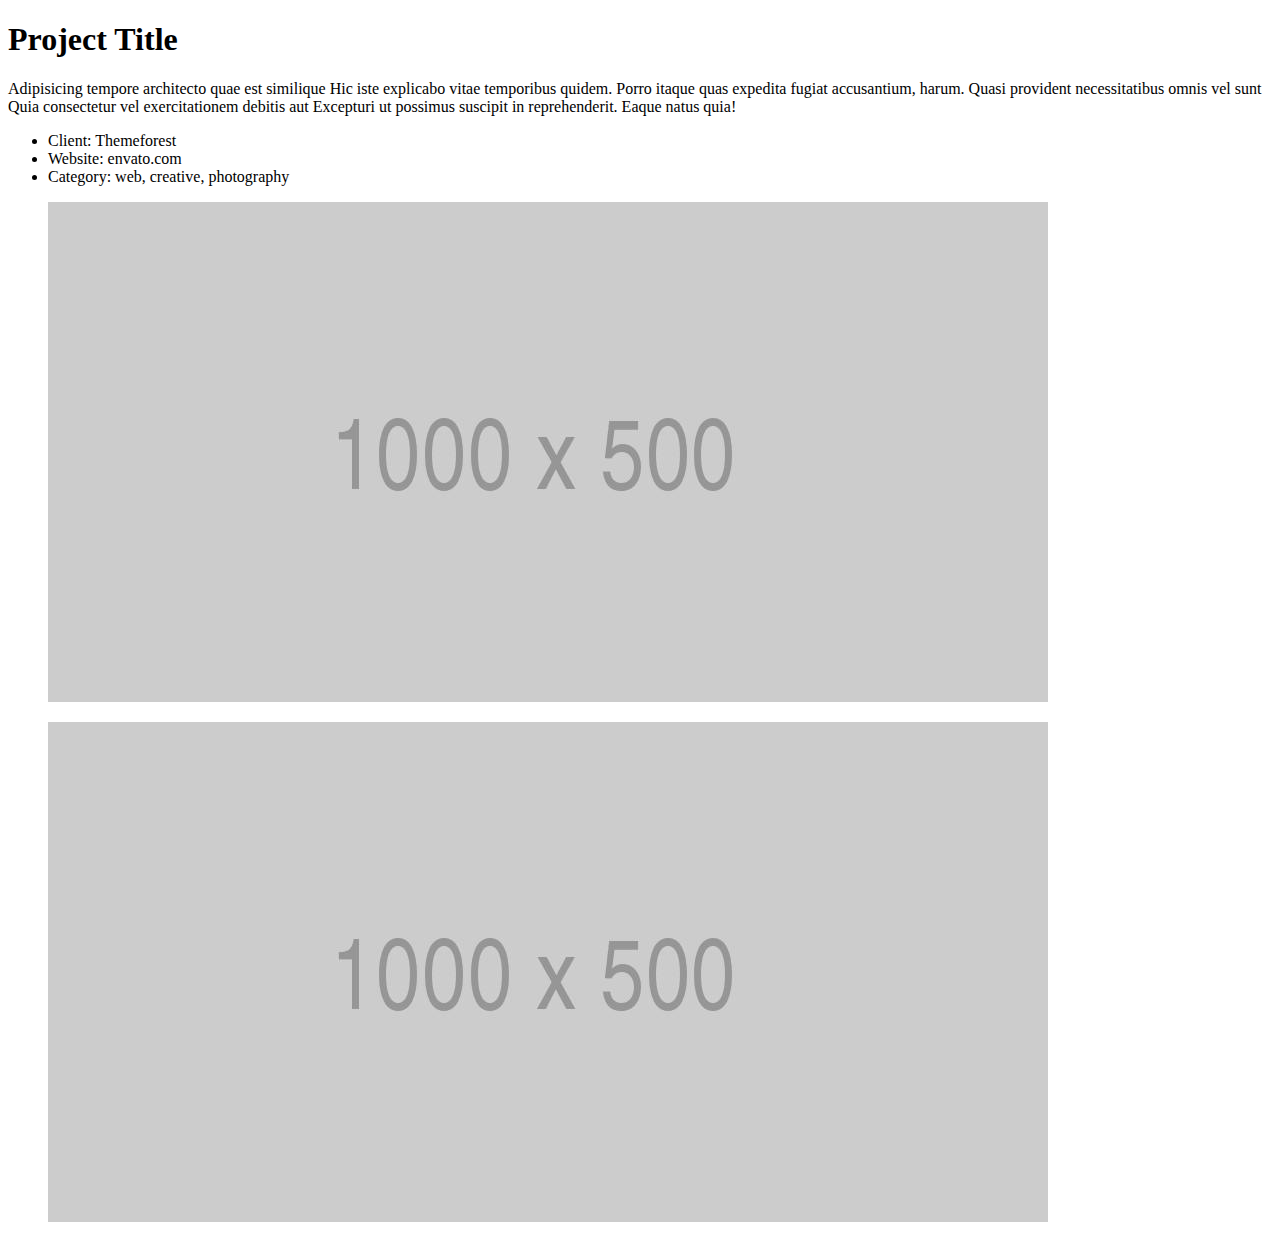
<file: single-work.html>
<!doctype html>
<html lang="en">
    <head>
        <meta charset="UTF-8">
        <title>Single Ajax Portfolio</title>
    </head>
    <body>
        <div class="single-work">
            <div class="container">
                <div class="row text-center">
                    <div class="col-md-10 offset-md-1 mb-40">
                        <h1 class="title mb-30">Project Title</h1>
                        <p class="mb-30">Adipisicing tempore architecto quae est similique Hic iste explicabo vitae temporibus quidem. Porro itaque quas expedita fugiat accusantium, harum. Quasi provident necessitatibus omnis vel sunt Quia consectetur vel exercitationem debitis aut Excepturi ut possimus suscipit in reprehenderit. Eaque natus quia!  </p>
                        <ul class="information">
                            <li><span class="title">Client:</span> Themeforest</li>
                            <li><span class="title">Website:</span> envato.com</li>
                            <li><span class="title">Category:</span> web, creative, photography</li>
                        </ul>

                        <figure class="mt-30"><img src="img/single-work/img-1.jpg" alt=""></figure>
                        <figure class="mt-30"><img src="img/single-work/img-2.jpg" alt=""></figure>

                    </div>
                </div>
            </div>
        </div>
    </body>
</html>
</file>
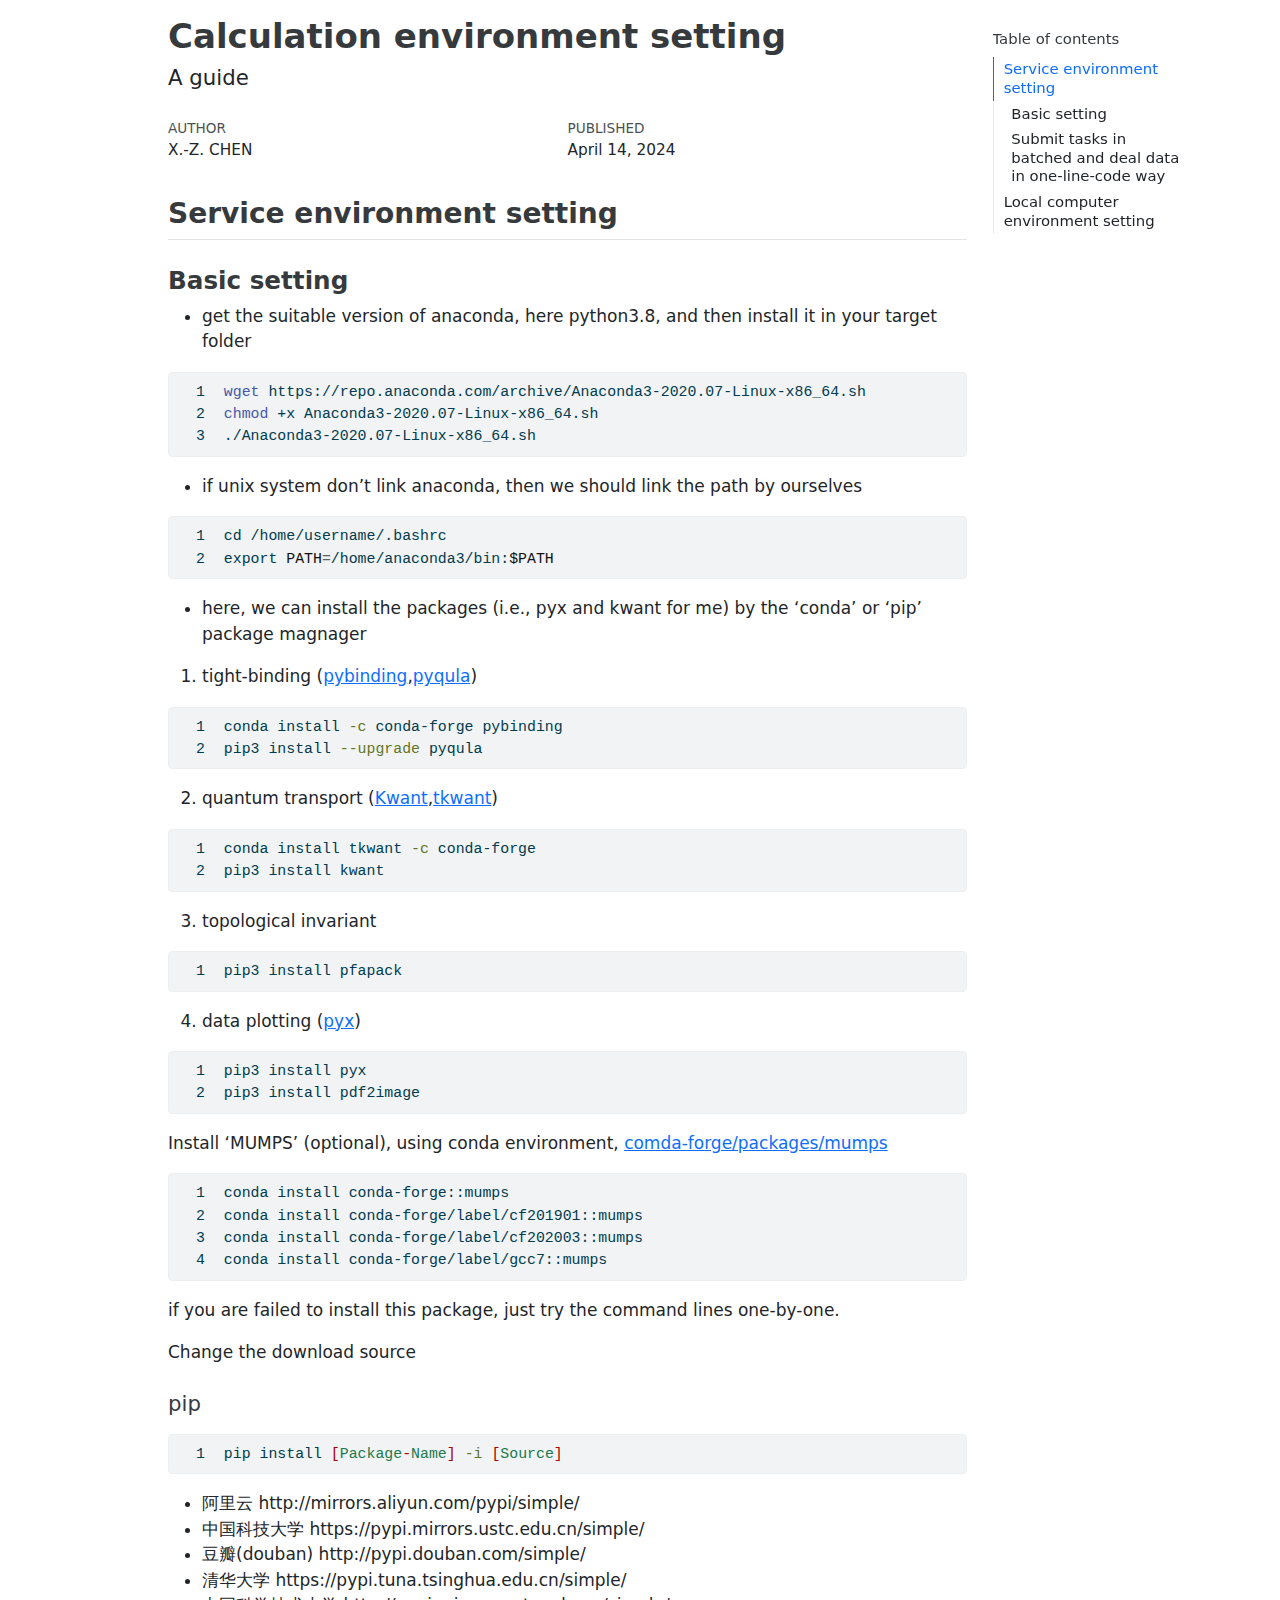
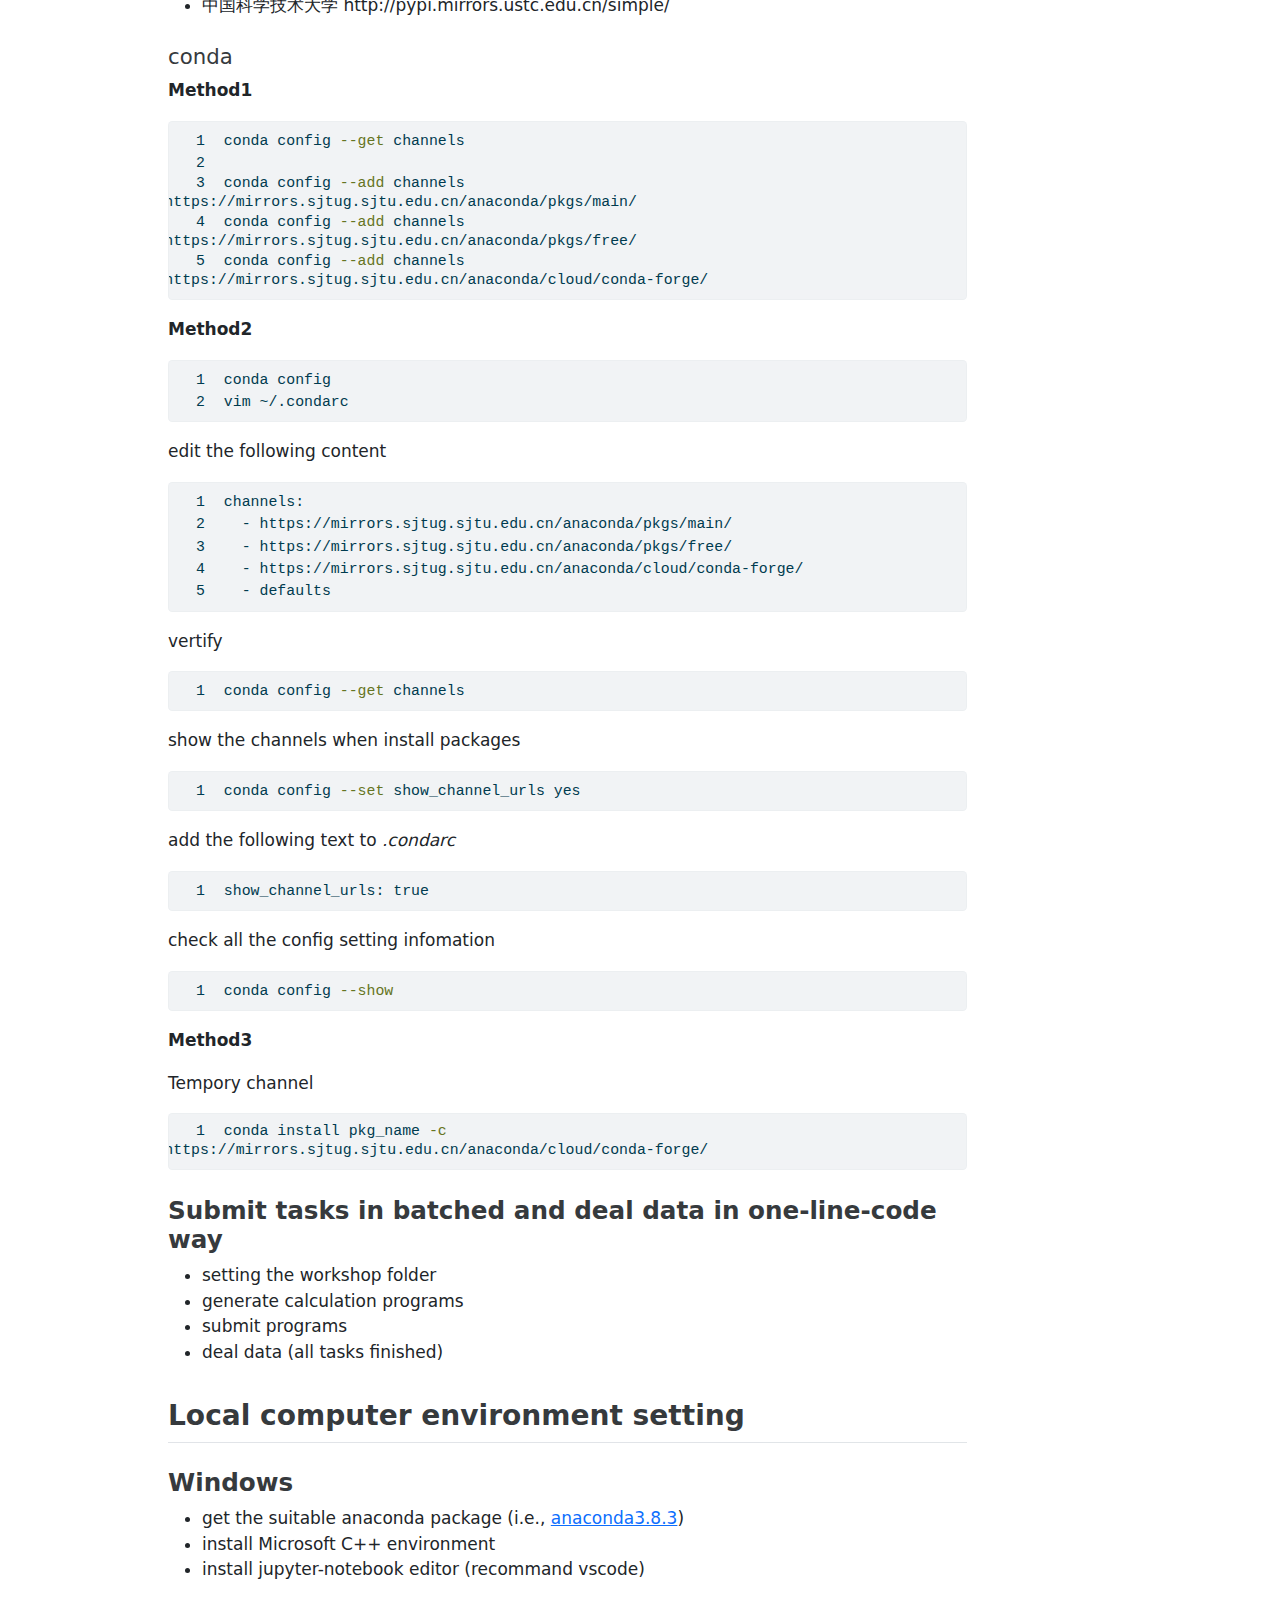
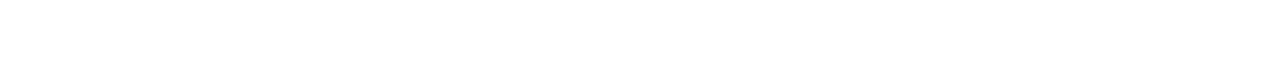
<file: attaches/documents/XCservice_setting.html>
<!DOCTYPE html>
<html xmlns="http://www.w3.org/1999/xhtml" lang="en" xml:lang="en"><head>

<meta charset="utf-8">
<meta name="generator" content="quarto-1.3.450">

<meta name="viewport" content="width=device-width, initial-scale=1.0, user-scalable=yes">

<meta name="author" content="X.-Z. CHEN">
<meta name="dcterms.date" content="2024-04-14">

<title>Calculation environment setting</title>
<style>
code{white-space: pre-wrap;}
span.smallcaps{font-variant: small-caps;}
div.columns{display: flex; gap: min(4vw, 1.5em);}
div.column{flex: auto; overflow-x: auto;}
div.hanging-indent{margin-left: 1.5em; text-indent: -1.5em;}
ul.task-list{list-style: none;}
ul.task-list li input[type="checkbox"] {
  width: 0.8em;
  margin: 0 0.8em 0.2em -1em; /* quarto-specific, see https://github.com/quarto-dev/quarto-cli/issues/4556 */ 
  vertical-align: middle;
}
/* CSS for syntax highlighting */
pre > code.sourceCode { white-space: pre; position: relative; }
pre > code.sourceCode > span { display: inline-block; line-height: 1.25; }
pre > code.sourceCode > span:empty { height: 1.2em; }
.sourceCode { overflow: visible; }
code.sourceCode > span { color: inherit; text-decoration: inherit; }
div.sourceCode { margin: 1em 0; }
pre.sourceCode { margin: 0; }
@media screen {
div.sourceCode { overflow: auto; }
}
@media print {
pre > code.sourceCode { white-space: pre-wrap; }
pre > code.sourceCode > span { text-indent: -5em; padding-left: 5em; }
}
pre.numberSource code
  { counter-reset: source-line 0; }
pre.numberSource code > span
  { position: relative; left: -4em; counter-increment: source-line; }
pre.numberSource code > span > a:first-child::before
  { content: counter(source-line);
    position: relative; left: -1em; text-align: right; vertical-align: baseline;
    border: none; display: inline-block;
    -webkit-touch-callout: none; -webkit-user-select: none;
    -khtml-user-select: none; -moz-user-select: none;
    -ms-user-select: none; user-select: none;
    padding: 0 4px; width: 4em;
  }
pre.numberSource { margin-left: 3em;  padding-left: 4px; }
div.sourceCode
  {   }
@media screen {
pre > code.sourceCode > span > a:first-child::before { text-decoration: underline; }
}
</style>


<script src="XCservice_setting_files/libs/clipboard/clipboard.min.js"></script>
<script src="XCservice_setting_files/libs/quarto-html/quarto.js"></script>
<script src="XCservice_setting_files/libs/quarto-html/popper.min.js"></script>
<script src="XCservice_setting_files/libs/quarto-html/tippy.umd.min.js"></script>
<script src="XCservice_setting_files/libs/quarto-html/anchor.min.js"></script>
<link href="XCservice_setting_files/libs/quarto-html/tippy.css" rel="stylesheet">
<link href="XCservice_setting_files/libs/quarto-html/quarto-syntax-highlighting.css" rel="stylesheet" id="quarto-text-highlighting-styles">
<script src="XCservice_setting_files/libs/bootstrap/bootstrap.min.js"></script>
<link href="XCservice_setting_files/libs/bootstrap/bootstrap-icons.css" rel="stylesheet">
<link href="XCservice_setting_files/libs/bootstrap/bootstrap.min.css" rel="stylesheet" id="quarto-bootstrap" data-mode="light">


</head>

<body>

<div id="quarto-content" class="page-columns page-rows-contents page-layout-article">
<div id="quarto-margin-sidebar" class="sidebar margin-sidebar">
  <nav id="TOC" role="doc-toc" class="toc-active">
    <h2 id="toc-title">Table of contents</h2>
   
  <ul>
  <li><a href="#service-environment-setting" id="toc-service-environment-setting" class="nav-link active" data-scroll-target="#service-environment-setting">Service environment setting</a>
  <ul class="collapse">
  <li><a href="#basic-setting" id="toc-basic-setting" class="nav-link" data-scroll-target="#basic-setting">Basic setting</a></li>
  <li><a href="#submit-tasks-in-batched-and-deal-data-in-one-line-code-way" id="toc-submit-tasks-in-batched-and-deal-data-in-one-line-code-way" class="nav-link" data-scroll-target="#submit-tasks-in-batched-and-deal-data-in-one-line-code-way">Submit tasks in batched and deal data in one-line-code way</a></li>
  </ul></li>
  <li><a href="#local-computer-environment-setting" id="toc-local-computer-environment-setting" class="nav-link" data-scroll-target="#local-computer-environment-setting">Local computer environment setting</a>
  <ul class="collapse">
  <li><a href="#windows" id="toc-windows" class="nav-link" data-scroll-target="#windows">Windows</a></li>
  </ul></li>
  </ul>
</nav>
</div>
<main class="content" id="quarto-document-content">

<header id="title-block-header" class="quarto-title-block default">
<div class="quarto-title">
<h1 class="title">Calculation environment setting</h1>
<p class="subtitle lead">A guide</p>
</div>



<div class="quarto-title-meta">

    <div>
    <div class="quarto-title-meta-heading">Author</div>
    <div class="quarto-title-meta-contents">
             <p>X.-Z. CHEN </p>
          </div>
  </div>
    
    <div>
    <div class="quarto-title-meta-heading">Published</div>
    <div class="quarto-title-meta-contents">
      <p class="date">April 14, 2024</p>
    </div>
  </div>
  
    
  </div>
  

</header>

<section id="service-environment-setting" class="level2">
<h2 class="anchored" data-anchor-id="service-environment-setting">Service environment setting</h2>
<section id="basic-setting" class="level3">
<h3 class="anchored" data-anchor-id="basic-setting">Basic setting</h3>
<ul>
<li>get the suitable version of anaconda, here python3.8, and then install it in your target folder</li>
</ul>
<div class="sourceCode" id="cb1"><pre class="sourceCode numberSource bash number-lines code-with-copy"><code class="sourceCode bash"><span id="cb1-1"><a href="#cb1-1"></a><span class="fu">wget</span> https://repo.anaconda.com/archive/Anaconda3-2020.07-Linux-x86_64.sh</span>
<span id="cb1-2"><a href="#cb1-2"></a><span class="fu">chmod</span> +x Anaconda3-2020.07-Linux-x86_64.sh</span>
<span id="cb1-3"><a href="#cb1-3"></a><span class="ex">./Anaconda3-2020.07-Linux-x86_64.sh</span></span></code><button title="Copy to Clipboard" class="code-copy-button"><i class="bi"></i></button></pre></div>
<ul>
<li>if unix system don’t link anaconda, then we should link the path by ourselves</li>
</ul>
<div class="sourceCode" id="cb2"><pre class="sourceCode numberSource bash number-lines code-with-copy"><code class="sourceCode bash"><span id="cb2-1"><a href="#cb2-1"></a><span class="bu">cd</span> /home/username/.bashrc</span>
<span id="cb2-2"><a href="#cb2-2"></a><span class="bu">export</span> <span class="va">PATH</span><span class="op">=</span>/home/anaconda3/bin:<span class="va">$PATH</span></span></code><button title="Copy to Clipboard" class="code-copy-button"><i class="bi"></i></button></pre></div>
<ul>
<li>here, we can install the packages (i.e., pyx and kwant for me) by the ‘conda’ or ‘pip’ package magnager</li>
</ul>
<ol type="1">
<li>tight-binding (<a href="https://docs.pybinding.site/en/stable/install/index.html">pybinding</a>,<a href="https://github.com/joselado/pyqula">pyqula</a>)</li>
</ol>
<div class="sourceCode" id="cb3"><pre class="sourceCode numberSource bash number-lines code-with-copy"><code class="sourceCode bash"><span id="cb3-1"><a href="#cb3-1"></a><span class="ex">conda</span> install <span class="at">-c</span> conda-forge pybinding</span>
<span id="cb3-2"><a href="#cb3-2"></a><span class="ex">pip3</span> install <span class="at">--upgrade</span> pyqula</span></code><button title="Copy to Clipboard" class="code-copy-button"><i class="bi"></i></button></pre></div>
<ol start="2" type="1">
<li>quantum transport (<a href="https://kwant-project.org/install">Kwant</a>,<a href="https://tkwant.kwant-project.org/doc/dev/pre/installation.html">tkwant</a>)</li>
</ol>
<div class="sourceCode" id="cb4"><pre class="sourceCode numberSource bash number-lines code-with-copy"><code class="sourceCode bash"><span id="cb4-1"><a href="#cb4-1"></a><span class="ex">conda</span> install tkwant <span class="at">-c</span> conda-forge</span>
<span id="cb4-2"><a href="#cb4-2"></a><span class="ex">pip3</span> install kwant</span></code><button title="Copy to Clipboard" class="code-copy-button"><i class="bi"></i></button></pre></div>
<ol start="3" type="1">
<li>topological invariant</li>
</ol>
<div class="sourceCode" id="cb5"><pre class="sourceCode numberSource bash number-lines code-with-copy"><code class="sourceCode bash"><span id="cb5-1"><a href="#cb5-1"></a><span class="ex">pip3</span> install pfapack</span></code><button title="Copy to Clipboard" class="code-copy-button"><i class="bi"></i></button></pre></div>
<ol start="4" type="1">
<li>data plotting (<a href="https://pyx-project.org/examples/index.html">pyx</a>)</li>
</ol>
<div class="sourceCode" id="cb6"><pre class="sourceCode numberSource bash number-lines code-with-copy"><code class="sourceCode bash"><span id="cb6-1"><a href="#cb6-1"></a><span class="ex">pip3</span> install pyx</span>
<span id="cb6-2"><a href="#cb6-2"></a><span class="ex">pip3</span> install pdf2image</span></code><button title="Copy to Clipboard" class="code-copy-button"><i class="bi"></i></button></pre></div>
<p>Install ‘MUMPS’ (optional), using conda environment, <a href="https://anaconda.org/conda-forge/mumps">comda-forge/packages/mumps</a></p>
<div class="sourceCode" id="cb7"><pre class="sourceCode numberSource bash number-lines code-with-copy"><code class="sourceCode bash"><span id="cb7-1"><a href="#cb7-1"></a><span class="ex">conda</span> install conda-forge::mumps</span>
<span id="cb7-2"><a href="#cb7-2"></a><span class="ex">conda</span> install conda-forge/label/cf201901::mumps</span>
<span id="cb7-3"><a href="#cb7-3"></a><span class="ex">conda</span> install conda-forge/label/cf202003::mumps</span>
<span id="cb7-4"><a href="#cb7-4"></a><span class="ex">conda</span> install conda-forge/label/gcc7::mumps</span></code><button title="Copy to Clipboard" class="code-copy-button"><i class="bi"></i></button></pre></div>
<p>if you are failed to install this package, just try the command lines one-by-one.</p>
<p>Change the download source</p>
<section id="pip" class="level4">
<h4 class="anchored" data-anchor-id="pip">pip</h4>
<div class="sourceCode" id="cb8"><pre class="sourceCode numberSource bash number-lines code-with-copy"><code class="sourceCode bash"><span id="cb8-1"><a href="#cb8-1"></a><span class="ex">pip</span> install <span class="pp">[</span><span class="ss">Package</span><span class="pp">-</span><span class="ss">Name</span><span class="pp">]</span> <span class="at">-i</span> <span class="pp">[</span><span class="ss">Source</span><span class="pp">]</span> </span></code><button title="Copy to Clipboard" class="code-copy-button"><i class="bi"></i></button></pre></div>
<ul>
<li>阿里云 http://mirrors.aliyun.com/pypi/simple/</li>
<li>中国科技大学 https://pypi.mirrors.ustc.edu.cn/simple/</li>
<li>豆瓣(douban) http://pypi.douban.com/simple/</li>
<li>清华大学 https://pypi.tuna.tsinghua.edu.cn/simple/</li>
<li>中国科学技术大学 http://pypi.mirrors.ustc.edu.cn/simple/</li>
</ul>
</section>
<section id="conda" class="level4">
<h4 class="anchored" data-anchor-id="conda">conda</h4>
<p><strong>Method1</strong></p>
<div class="sourceCode" id="cb9"><pre class="sourceCode numberSource bash number-lines code-with-copy"><code class="sourceCode bash"><span id="cb9-1"><a href="#cb9-1"></a><span class="ex">conda</span> config <span class="at">--get</span> channels</span>
<span id="cb9-2"><a href="#cb9-2"></a></span>
<span id="cb9-3"><a href="#cb9-3"></a><span class="ex">conda</span> config <span class="at">--add</span> channels https://mirrors.sjtug.sjtu.edu.cn/anaconda/pkgs/main/</span>
<span id="cb9-4"><a href="#cb9-4"></a><span class="ex">conda</span> config <span class="at">--add</span> channels https://mirrors.sjtug.sjtu.edu.cn/anaconda/pkgs/free/</span>
<span id="cb9-5"><a href="#cb9-5"></a><span class="ex">conda</span> config <span class="at">--add</span> channels https://mirrors.sjtug.sjtu.edu.cn/anaconda/cloud/conda-forge/</span></code><button title="Copy to Clipboard" class="code-copy-button"><i class="bi"></i></button></pre></div>
<p><strong>Method2</strong></p>
<div class="sourceCode" id="cb10"><pre class="sourceCode numberSource bash number-lines code-with-copy"><code class="sourceCode bash"><span id="cb10-1"><a href="#cb10-1"></a><span class="ex">conda</span> config</span>
<span id="cb10-2"><a href="#cb10-2"></a><span class="ex">vim</span> ~/.condarc</span></code><button title="Copy to Clipboard" class="code-copy-button"><i class="bi"></i></button></pre></div>
<p>edit the following content</p>
<div class="sourceCode" id="cb11"><pre class="sourceCode numberSource bash number-lines code-with-copy"><code class="sourceCode bash"><span id="cb11-1"><a href="#cb11-1"></a><span class="ex">channels:</span></span>
<span id="cb11-2"><a href="#cb11-2"></a>  <span class="ex">-</span> https://mirrors.sjtug.sjtu.edu.cn/anaconda/pkgs/main/</span>
<span id="cb11-3"><a href="#cb11-3"></a>  <span class="ex">-</span> https://mirrors.sjtug.sjtu.edu.cn/anaconda/pkgs/free/</span>
<span id="cb11-4"><a href="#cb11-4"></a>  <span class="ex">-</span> https://mirrors.sjtug.sjtu.edu.cn/anaconda/cloud/conda-forge/</span>
<span id="cb11-5"><a href="#cb11-5"></a>  <span class="ex">-</span> defaults</span></code><button title="Copy to Clipboard" class="code-copy-button"><i class="bi"></i></button></pre></div>
<p>vertify</p>
<div class="sourceCode" id="cb12"><pre class="sourceCode numberSource bash number-lines code-with-copy"><code class="sourceCode bash"><span id="cb12-1"><a href="#cb12-1"></a><span class="ex">conda</span> config <span class="at">--get</span> channels</span></code><button title="Copy to Clipboard" class="code-copy-button"><i class="bi"></i></button></pre></div>
<p>show the channels when install packages</p>
<div class="sourceCode" id="cb13"><pre class="sourceCode numberSource bash number-lines code-with-copy"><code class="sourceCode bash"><span id="cb13-1"><a href="#cb13-1"></a><span class="ex">conda</span> config <span class="at">--set</span> show_channel_urls yes</span></code><button title="Copy to Clipboard" class="code-copy-button"><i class="bi"></i></button></pre></div>
<p>add the following text to <em>.condarc</em></p>
<div class="sourceCode" id="cb14"><pre class="sourceCode numberSource bash number-lines code-with-copy"><code class="sourceCode bash"><span id="cb14-1"><a href="#cb14-1"></a><span class="ex">show_channel_urls:</span> true</span></code><button title="Copy to Clipboard" class="code-copy-button"><i class="bi"></i></button></pre></div>
<p>check all the config setting infomation</p>
<div class="sourceCode" id="cb15"><pre class="sourceCode numberSource bash number-lines code-with-copy"><code class="sourceCode bash"><span id="cb15-1"><a href="#cb15-1"></a><span class="ex">conda</span> config <span class="at">--show</span></span></code><button title="Copy to Clipboard" class="code-copy-button"><i class="bi"></i></button></pre></div>
<p><strong>Method3</strong></p>
<p>Tempory channel</p>
<div class="sourceCode" id="cb16"><pre class="sourceCode numberSource bash number-lines code-with-copy"><code class="sourceCode bash"><span id="cb16-1"><a href="#cb16-1"></a><span class="ex">conda</span> install pkg_name <span class="at">-c</span> https://mirrors.sjtug.sjtu.edu.cn/anaconda/cloud/conda-forge/</span></code><button title="Copy to Clipboard" class="code-copy-button"><i class="bi"></i></button></pre></div>
</section>
</section>
<section id="submit-tasks-in-batched-and-deal-data-in-one-line-code-way" class="level3">
<h3 class="anchored" data-anchor-id="submit-tasks-in-batched-and-deal-data-in-one-line-code-way">Submit tasks in batched and deal data in one-line-code way</h3>
<ul>
<li>setting the workshop folder</li>
<li>generate calculation programs</li>
<li>submit programs</li>
<li>deal data (all tasks finished)</li>
</ul>
</section>
</section>
<section id="local-computer-environment-setting" class="level2">
<h2 class="anchored" data-anchor-id="local-computer-environment-setting">Local computer environment setting</h2>
<section id="windows" class="level3">
<h3 class="anchored" data-anchor-id="windows">Windows</h3>
<ul>
<li>get the suitable anaconda package (i.e., <a href="https://repo.anaconda.com/archive/Anaconda3-2020.07-Linux-x86_64.sh">anaconda3.8.3</a>)</li>
<li>install Microsoft C++ environment</li>
<li>install jupyter-notebook editor (recommand vscode)</li>
</ul>
</section>
</section>

</main>
<!-- /main column -->
<script id="quarto-html-after-body" type="application/javascript">
window.document.addEventListener("DOMContentLoaded", function (event) {
  const toggleBodyColorMode = (bsSheetEl) => {
    const mode = bsSheetEl.getAttribute("data-mode");
    const bodyEl = window.document.querySelector("body");
    if (mode === "dark") {
      bodyEl.classList.add("quarto-dark");
      bodyEl.classList.remove("quarto-light");
    } else {
      bodyEl.classList.add("quarto-light");
      bodyEl.classList.remove("quarto-dark");
    }
  }
  const toggleBodyColorPrimary = () => {
    const bsSheetEl = window.document.querySelector("link#quarto-bootstrap");
    if (bsSheetEl) {
      toggleBodyColorMode(bsSheetEl);
    }
  }
  toggleBodyColorPrimary();  
  const icon = "";
  const anchorJS = new window.AnchorJS();
  anchorJS.options = {
    placement: 'right',
    icon: icon
  };
  anchorJS.add('.anchored');
  const isCodeAnnotation = (el) => {
    for (const clz of el.classList) {
      if (clz.startsWith('code-annotation-')) {                     
        return true;
      }
    }
    return false;
  }
  const clipboard = new window.ClipboardJS('.code-copy-button', {
    text: function(trigger) {
      const codeEl = trigger.previousElementSibling.cloneNode(true);
      for (const childEl of codeEl.children) {
        if (isCodeAnnotation(childEl)) {
          childEl.remove();
        }
      }
      return codeEl.innerText;
    }
  });
  clipboard.on('success', function(e) {
    // button target
    const button = e.trigger;
    // don't keep focus
    button.blur();
    // flash "checked"
    button.classList.add('code-copy-button-checked');
    var currentTitle = button.getAttribute("title");
    button.setAttribute("title", "Copied!");
    let tooltip;
    if (window.bootstrap) {
      button.setAttribute("data-bs-toggle", "tooltip");
      button.setAttribute("data-bs-placement", "left");
      button.setAttribute("data-bs-title", "Copied!");
      tooltip = new bootstrap.Tooltip(button, 
        { trigger: "manual", 
          customClass: "code-copy-button-tooltip",
          offset: [0, -8]});
      tooltip.show();    
    }
    setTimeout(function() {
      if (tooltip) {
        tooltip.hide();
        button.removeAttribute("data-bs-title");
        button.removeAttribute("data-bs-toggle");
        button.removeAttribute("data-bs-placement");
      }
      button.setAttribute("title", currentTitle);
      button.classList.remove('code-copy-button-checked');
    }, 1000);
    // clear code selection
    e.clearSelection();
  });
  function tippyHover(el, contentFn) {
    const config = {
      allowHTML: true,
      content: contentFn,
      maxWidth: 500,
      delay: 100,
      arrow: false,
      appendTo: function(el) {
          return el.parentElement;
      },
      interactive: true,
      interactiveBorder: 10,
      theme: 'quarto',
      placement: 'bottom-start'
    };
    window.tippy(el, config); 
  }
  const noterefs = window.document.querySelectorAll('a[role="doc-noteref"]');
  for (var i=0; i<noterefs.length; i++) {
    const ref = noterefs[i];
    tippyHover(ref, function() {
      // use id or data attribute instead here
      let href = ref.getAttribute('data-footnote-href') || ref.getAttribute('href');
      try { href = new URL(href).hash; } catch {}
      const id = href.replace(/^#\/?/, "");
      const note = window.document.getElementById(id);
      return note.innerHTML;
    });
  }
      let selectedAnnoteEl;
      const selectorForAnnotation = ( cell, annotation) => {
        let cellAttr = 'data-code-cell="' + cell + '"';
        let lineAttr = 'data-code-annotation="' +  annotation + '"';
        const selector = 'span[' + cellAttr + '][' + lineAttr + ']';
        return selector;
      }
      const selectCodeLines = (annoteEl) => {
        const doc = window.document;
        const targetCell = annoteEl.getAttribute("data-target-cell");
        const targetAnnotation = annoteEl.getAttribute("data-target-annotation");
        const annoteSpan = window.document.querySelector(selectorForAnnotation(targetCell, targetAnnotation));
        const lines = annoteSpan.getAttribute("data-code-lines").split(",");
        const lineIds = lines.map((line) => {
          return targetCell + "-" + line;
        })
        let top = null;
        let height = null;
        let parent = null;
        if (lineIds.length > 0) {
            //compute the position of the single el (top and bottom and make a div)
            const el = window.document.getElementById(lineIds[0]);
            top = el.offsetTop;
            height = el.offsetHeight;
            parent = el.parentElement.parentElement;
          if (lineIds.length > 1) {
            const lastEl = window.document.getElementById(lineIds[lineIds.length - 1]);
            const bottom = lastEl.offsetTop + lastEl.offsetHeight;
            height = bottom - top;
          }
          if (top !== null && height !== null && parent !== null) {
            // cook up a div (if necessary) and position it 
            let div = window.document.getElementById("code-annotation-line-highlight");
            if (div === null) {
              div = window.document.createElement("div");
              div.setAttribute("id", "code-annotation-line-highlight");
              div.style.position = 'absolute';
              parent.appendChild(div);
            }
            div.style.top = top - 2 + "px";
            div.style.height = height + 4 + "px";
            let gutterDiv = window.document.getElementById("code-annotation-line-highlight-gutter");
            if (gutterDiv === null) {
              gutterDiv = window.document.createElement("div");
              gutterDiv.setAttribute("id", "code-annotation-line-highlight-gutter");
              gutterDiv.style.position = 'absolute';
              const codeCell = window.document.getElementById(targetCell);
              const gutter = codeCell.querySelector('.code-annotation-gutter');
              gutter.appendChild(gutterDiv);
            }
            gutterDiv.style.top = top - 2 + "px";
            gutterDiv.style.height = height + 4 + "px";
          }
          selectedAnnoteEl = annoteEl;
        }
      };
      const unselectCodeLines = () => {
        const elementsIds = ["code-annotation-line-highlight", "code-annotation-line-highlight-gutter"];
        elementsIds.forEach((elId) => {
          const div = window.document.getElementById(elId);
          if (div) {
            div.remove();
          }
        });
        selectedAnnoteEl = undefined;
      };
      // Attach click handler to the DT
      const annoteDls = window.document.querySelectorAll('dt[data-target-cell]');
      for (const annoteDlNode of annoteDls) {
        annoteDlNode.addEventListener('click', (event) => {
          const clickedEl = event.target;
          if (clickedEl !== selectedAnnoteEl) {
            unselectCodeLines();
            const activeEl = window.document.querySelector('dt[data-target-cell].code-annotation-active');
            if (activeEl) {
              activeEl.classList.remove('code-annotation-active');
            }
            selectCodeLines(clickedEl);
            clickedEl.classList.add('code-annotation-active');
          } else {
            // Unselect the line
            unselectCodeLines();
            clickedEl.classList.remove('code-annotation-active');
          }
        });
      }
  const findCites = (el) => {
    const parentEl = el.parentElement;
    if (parentEl) {
      const cites = parentEl.dataset.cites;
      if (cites) {
        return {
          el,
          cites: cites.split(' ')
        };
      } else {
        return findCites(el.parentElement)
      }
    } else {
      return undefined;
    }
  };
  var bibliorefs = window.document.querySelectorAll('a[role="doc-biblioref"]');
  for (var i=0; i<bibliorefs.length; i++) {
    const ref = bibliorefs[i];
    const citeInfo = findCites(ref);
    if (citeInfo) {
      tippyHover(citeInfo.el, function() {
        var popup = window.document.createElement('div');
        citeInfo.cites.forEach(function(cite) {
          var citeDiv = window.document.createElement('div');
          citeDiv.classList.add('hanging-indent');
          citeDiv.classList.add('csl-entry');
          var biblioDiv = window.document.getElementById('ref-' + cite);
          if (biblioDiv) {
            citeDiv.innerHTML = biblioDiv.innerHTML;
          }
          popup.appendChild(citeDiv);
        });
        return popup.innerHTML;
      });
    }
  }
});
</script>
</div> <!-- /content -->



</body></html>
</file>
<file: attaches/documents/XCservice_setting_files/libs/quarto-html/tippy.css>
.tippy-box[data-animation=fade][data-state=hidden]{opacity:0}[data-tippy-root]{max-width:calc(100vw - 10px)}.tippy-box{position:relative;background-color:#333;color:#fff;border-radius:4px;font-size:14px;line-height:1.4;white-space:normal;outline:0;transition-property:transform,visibility,opacity}.tippy-box[data-placement^=top]>.tippy-arrow{bottom:0}.tippy-box[data-placement^=top]>.tippy-arrow:before{bottom:-7px;left:0;border-width:8px 8px 0;border-top-color:initial;transform-origin:center top}.tippy-box[data-placement^=bottom]>.tippy-arrow{top:0}.tippy-box[data-placement^=bottom]>.tippy-arrow:before{top:-7px;left:0;border-width:0 8px 8px;border-bottom-color:initial;transform-origin:center bottom}.tippy-box[data-placement^=left]>.tippy-arrow{right:0}.tippy-box[data-placement^=left]>.tippy-arrow:before{border-width:8px 0 8px 8px;border-left-color:initial;right:-7px;transform-origin:center left}.tippy-box[data-placement^=right]>.tippy-arrow{left:0}.tippy-box[data-placement^=right]>.tippy-arrow:before{left:-7px;border-width:8px 8px 8px 0;border-right-color:initial;transform-origin:center right}.tippy-box[data-inertia][data-state=visible]{transition-timing-function:cubic-bezier(.54,1.5,.38,1.11)}.tippy-arrow{width:16px;height:16px;color:#333}.tippy-arrow:before{content:"";position:absolute;border-color:transparent;border-style:solid}.tippy-content{position:relative;padding:5px 9px;z-index:1}
</file>
<file: attaches/documents/XCservice_setting_files/libs/quarto-html/quarto-syntax-highlighting.css>
/* quarto syntax highlight colors */
:root {
  --quarto-hl-ot-color: #003B4F;
  --quarto-hl-at-color: #657422;
  --quarto-hl-ss-color: #20794D;
  --quarto-hl-an-color: #5E5E5E;
  --quarto-hl-fu-color: #4758AB;
  --quarto-hl-st-color: #20794D;
  --quarto-hl-cf-color: #003B4F;
  --quarto-hl-op-color: #5E5E5E;
  --quarto-hl-er-color: #AD0000;
  --quarto-hl-bn-color: #AD0000;
  --quarto-hl-al-color: #AD0000;
  --quarto-hl-va-color: #111111;
  --quarto-hl-bu-color: inherit;
  --quarto-hl-ex-color: inherit;
  --quarto-hl-pp-color: #AD0000;
  --quarto-hl-in-color: #5E5E5E;
  --quarto-hl-vs-color: #20794D;
  --quarto-hl-wa-color: #5E5E5E;
  --quarto-hl-do-color: #5E5E5E;
  --quarto-hl-im-color: #00769E;
  --quarto-hl-ch-color: #20794D;
  --quarto-hl-dt-color: #AD0000;
  --quarto-hl-fl-color: #AD0000;
  --quarto-hl-co-color: #5E5E5E;
  --quarto-hl-cv-color: #5E5E5E;
  --quarto-hl-cn-color: #8f5902;
  --quarto-hl-sc-color: #5E5E5E;
  --quarto-hl-dv-color: #AD0000;
  --quarto-hl-kw-color: #003B4F;
}

/* other quarto variables */
:root {
  --quarto-font-monospace: SFMono-Regular, Menlo, Monaco, Consolas, "Liberation Mono", "Courier New", monospace;
}

pre > code.sourceCode > span {
  color: #003B4F;
}

code span {
  color: #003B4F;
}

code.sourceCode > span {
  color: #003B4F;
}

div.sourceCode,
div.sourceCode pre.sourceCode {
  color: #003B4F;
}

code span.ot {
  color: #003B4F;
  font-style: inherit;
}

code span.at {
  color: #657422;
  font-style: inherit;
}

code span.ss {
  color: #20794D;
  font-style: inherit;
}

code span.an {
  color: #5E5E5E;
  font-style: inherit;
}

code span.fu {
  color: #4758AB;
  font-style: inherit;
}

code span.st {
  color: #20794D;
  font-style: inherit;
}

code span.cf {
  color: #003B4F;
  font-style: inherit;
}

code span.op {
  color: #5E5E5E;
  font-style: inherit;
}

code span.er {
  color: #AD0000;
  font-style: inherit;
}

code span.bn {
  color: #AD0000;
  font-style: inherit;
}

code span.al {
  color: #AD0000;
  font-style: inherit;
}

code span.va {
  color: #111111;
  font-style: inherit;
}

code span.bu {
  font-style: inherit;
}

code span.ex {
  font-style: inherit;
}

code span.pp {
  color: #AD0000;
  font-style: inherit;
}

code span.in {
  color: #5E5E5E;
  font-style: inherit;
}

code span.vs {
  color: #20794D;
  font-style: inherit;
}

code span.wa {
  color: #5E5E5E;
  font-style: italic;
}

code span.do {
  color: #5E5E5E;
  font-style: italic;
}

code span.im {
  color: #00769E;
  font-style: inherit;
}

code span.ch {
  color: #20794D;
  font-style: inherit;
}

code span.dt {
  color: #AD0000;
  font-style: inherit;
}

code span.fl {
  color: #AD0000;
  font-style: inherit;
}

code span.co {
  color: #5E5E5E;
  font-style: inherit;
}

code span.cv {
  color: #5E5E5E;
  font-style: italic;
}

code span.cn {
  color: #8f5902;
  font-style: inherit;
}

code span.sc {
  color: #5E5E5E;
  font-style: inherit;
}

code span.dv {
  color: #AD0000;
  font-style: inherit;
}

code span.kw {
  color: #003B4F;
  font-style: inherit;
}

.prevent-inlining {
  content: "</";
}

/*# sourceMappingURL=debc5d5d77c3f9108843748ff7464032.css.map */
</file>
